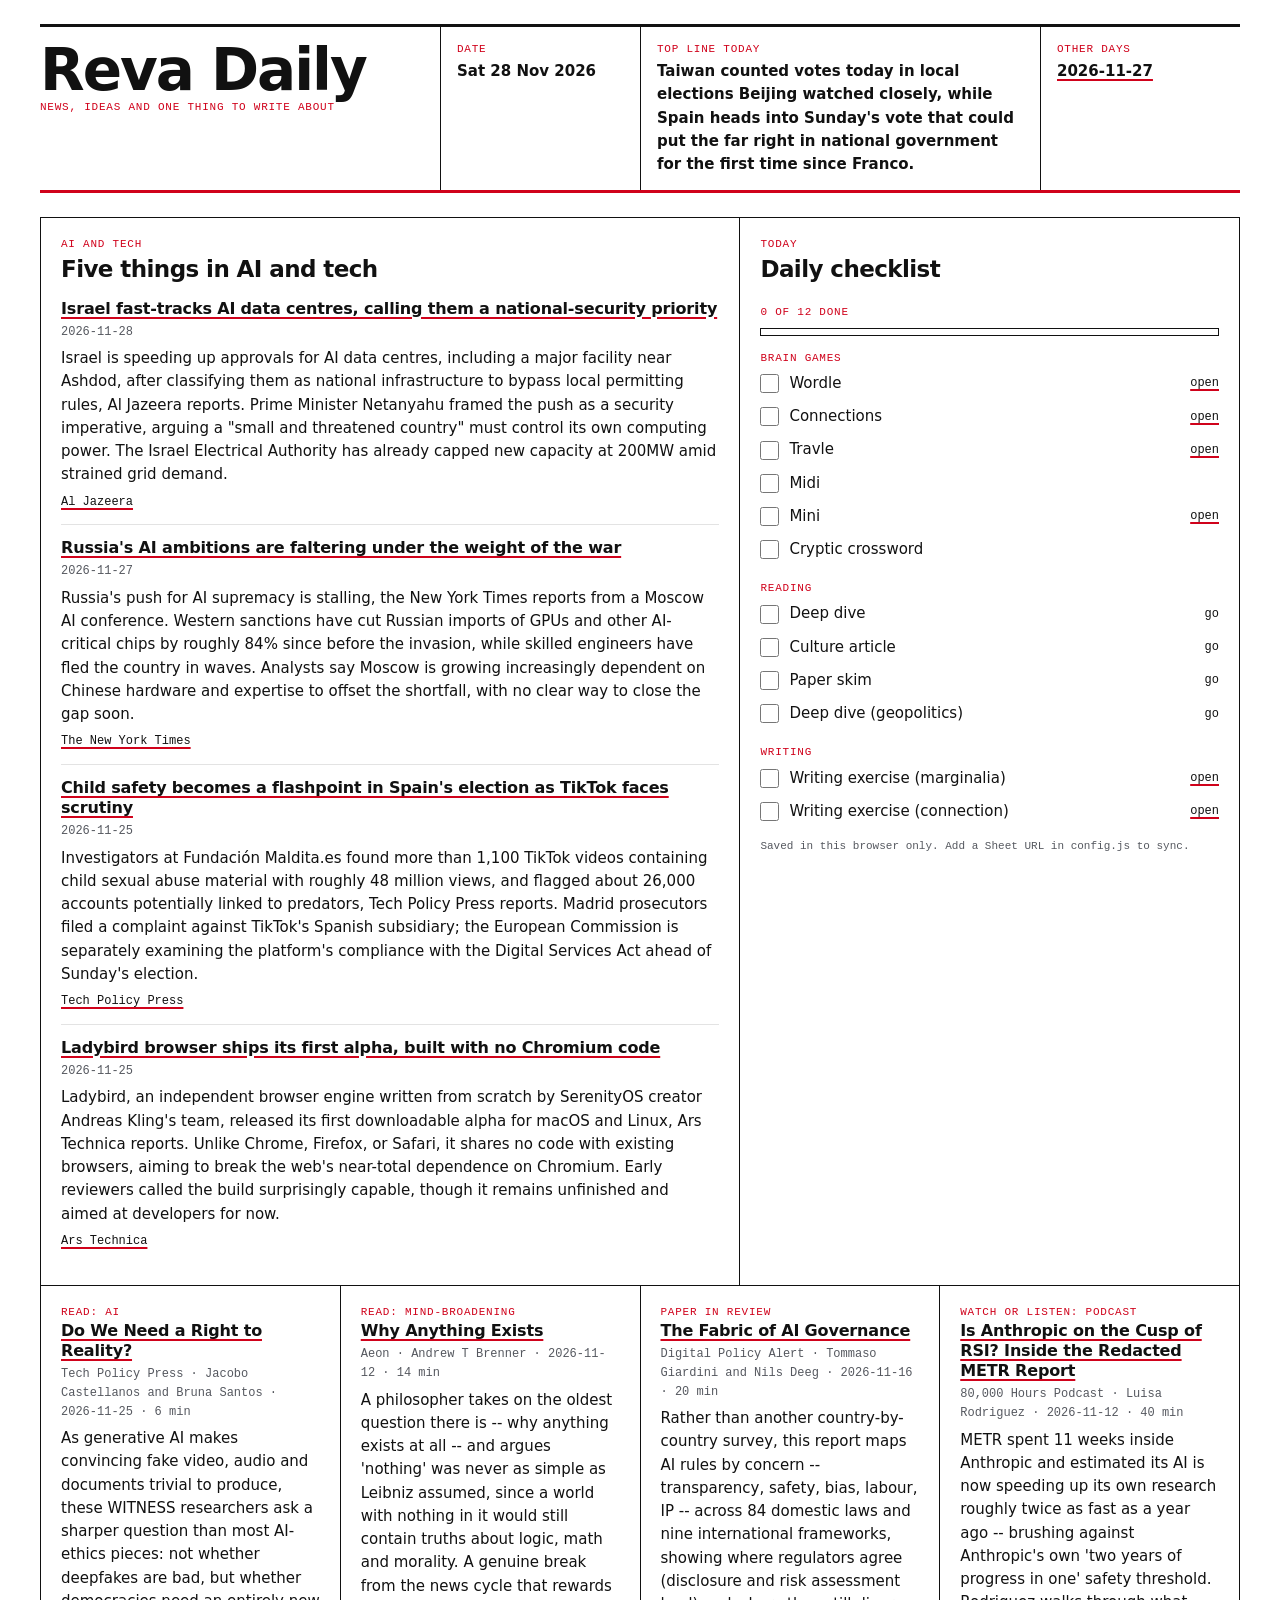
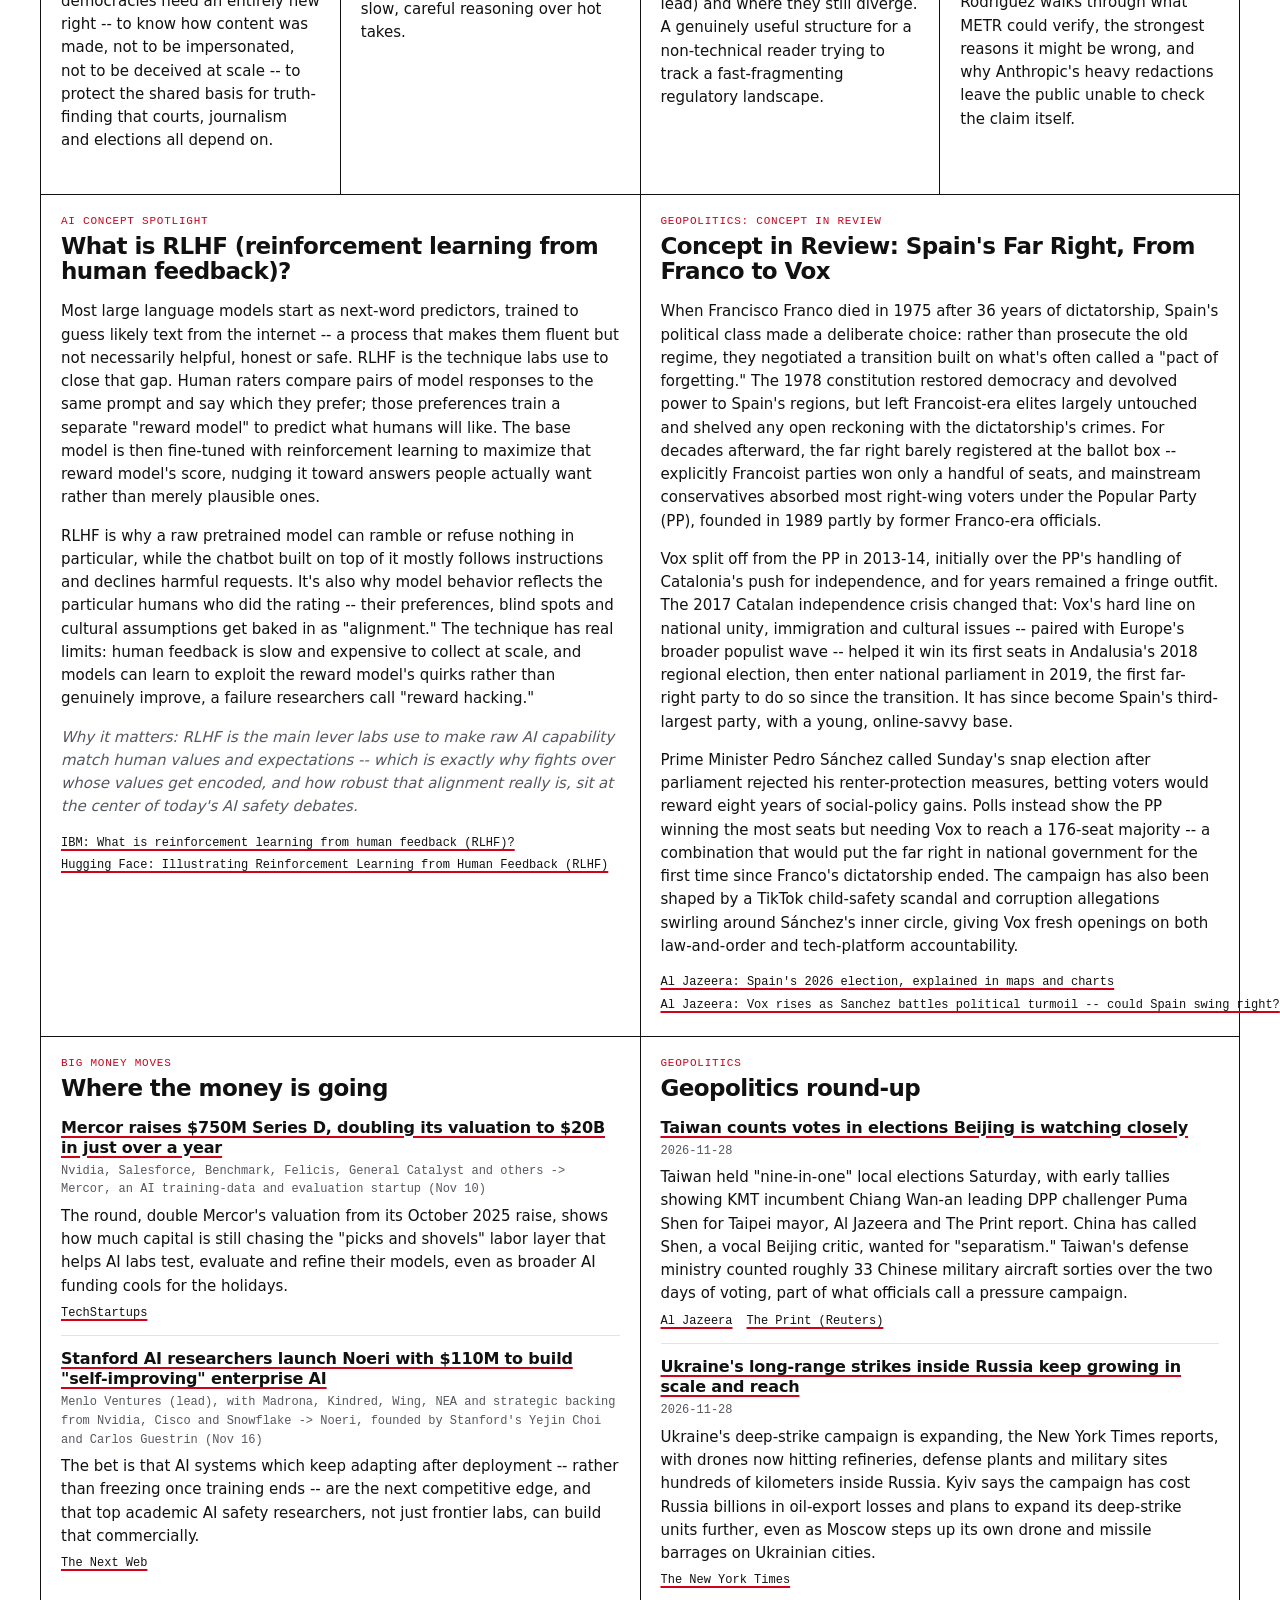
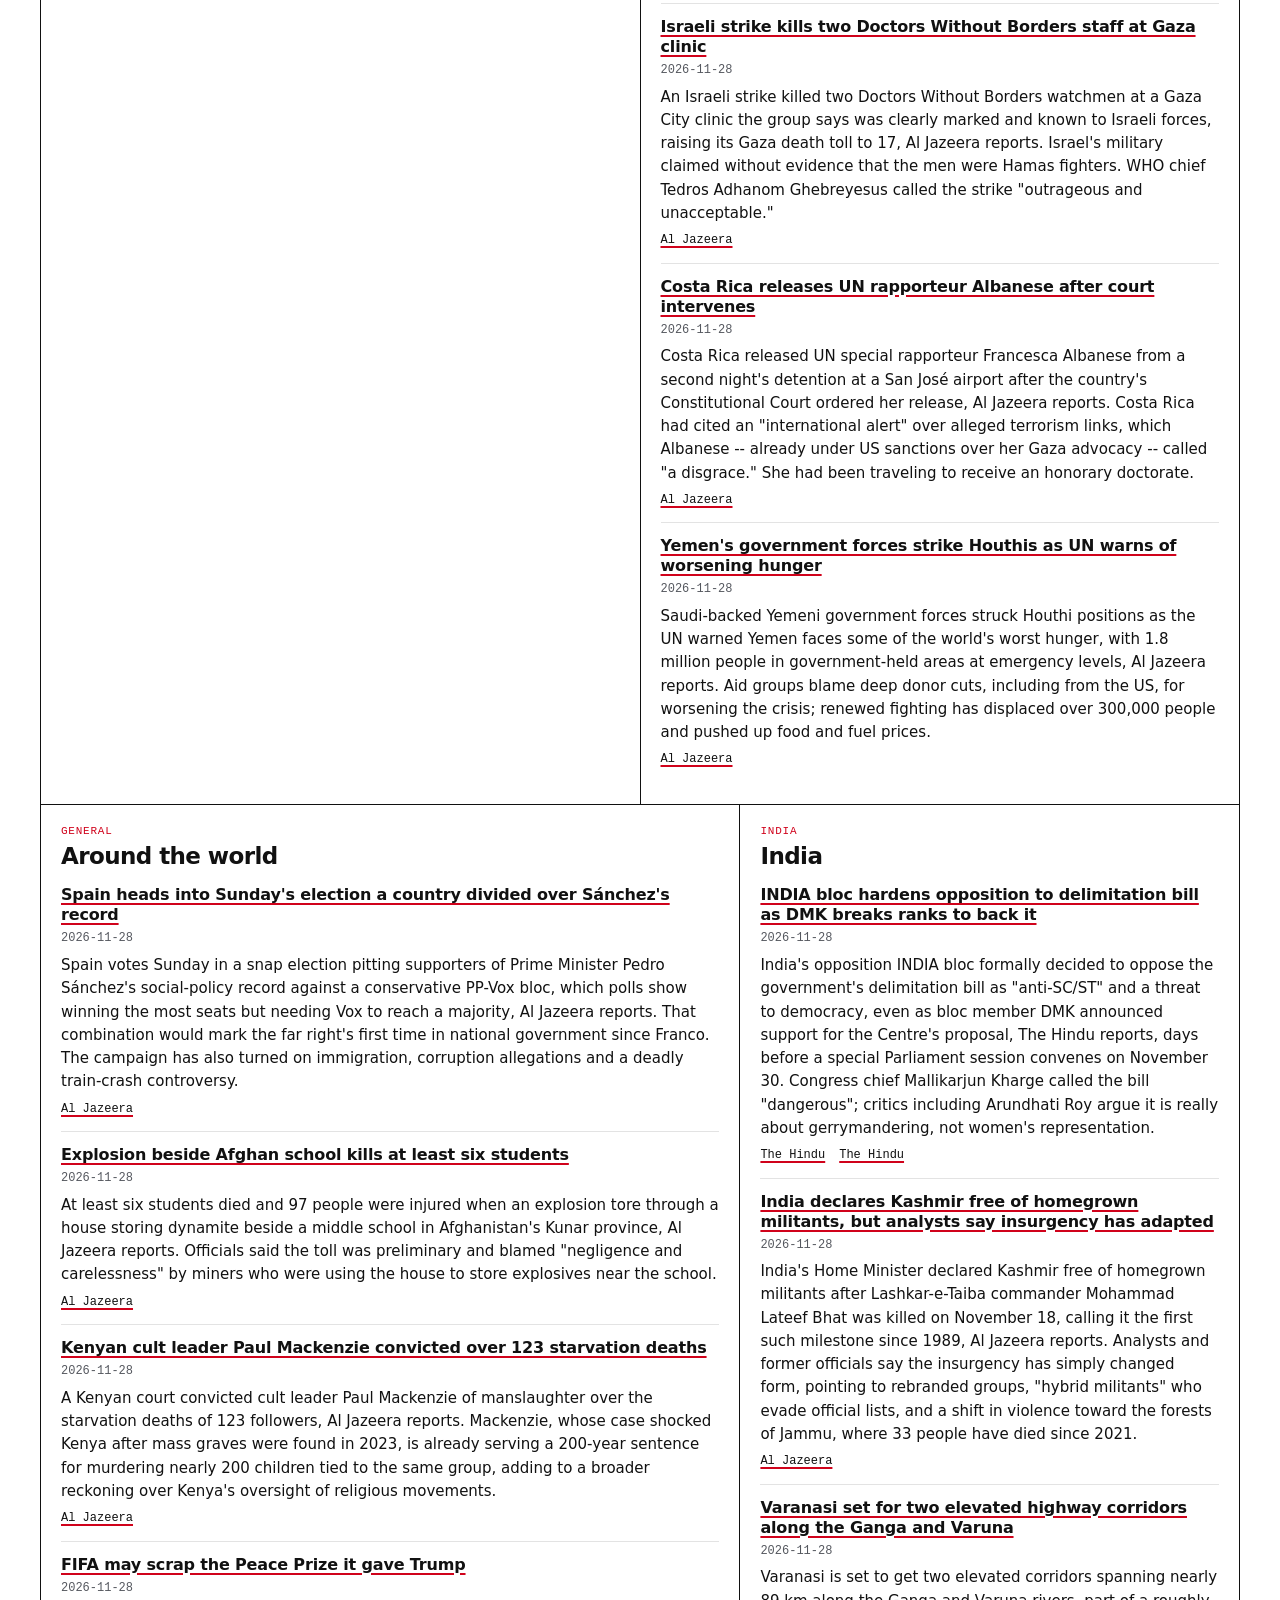
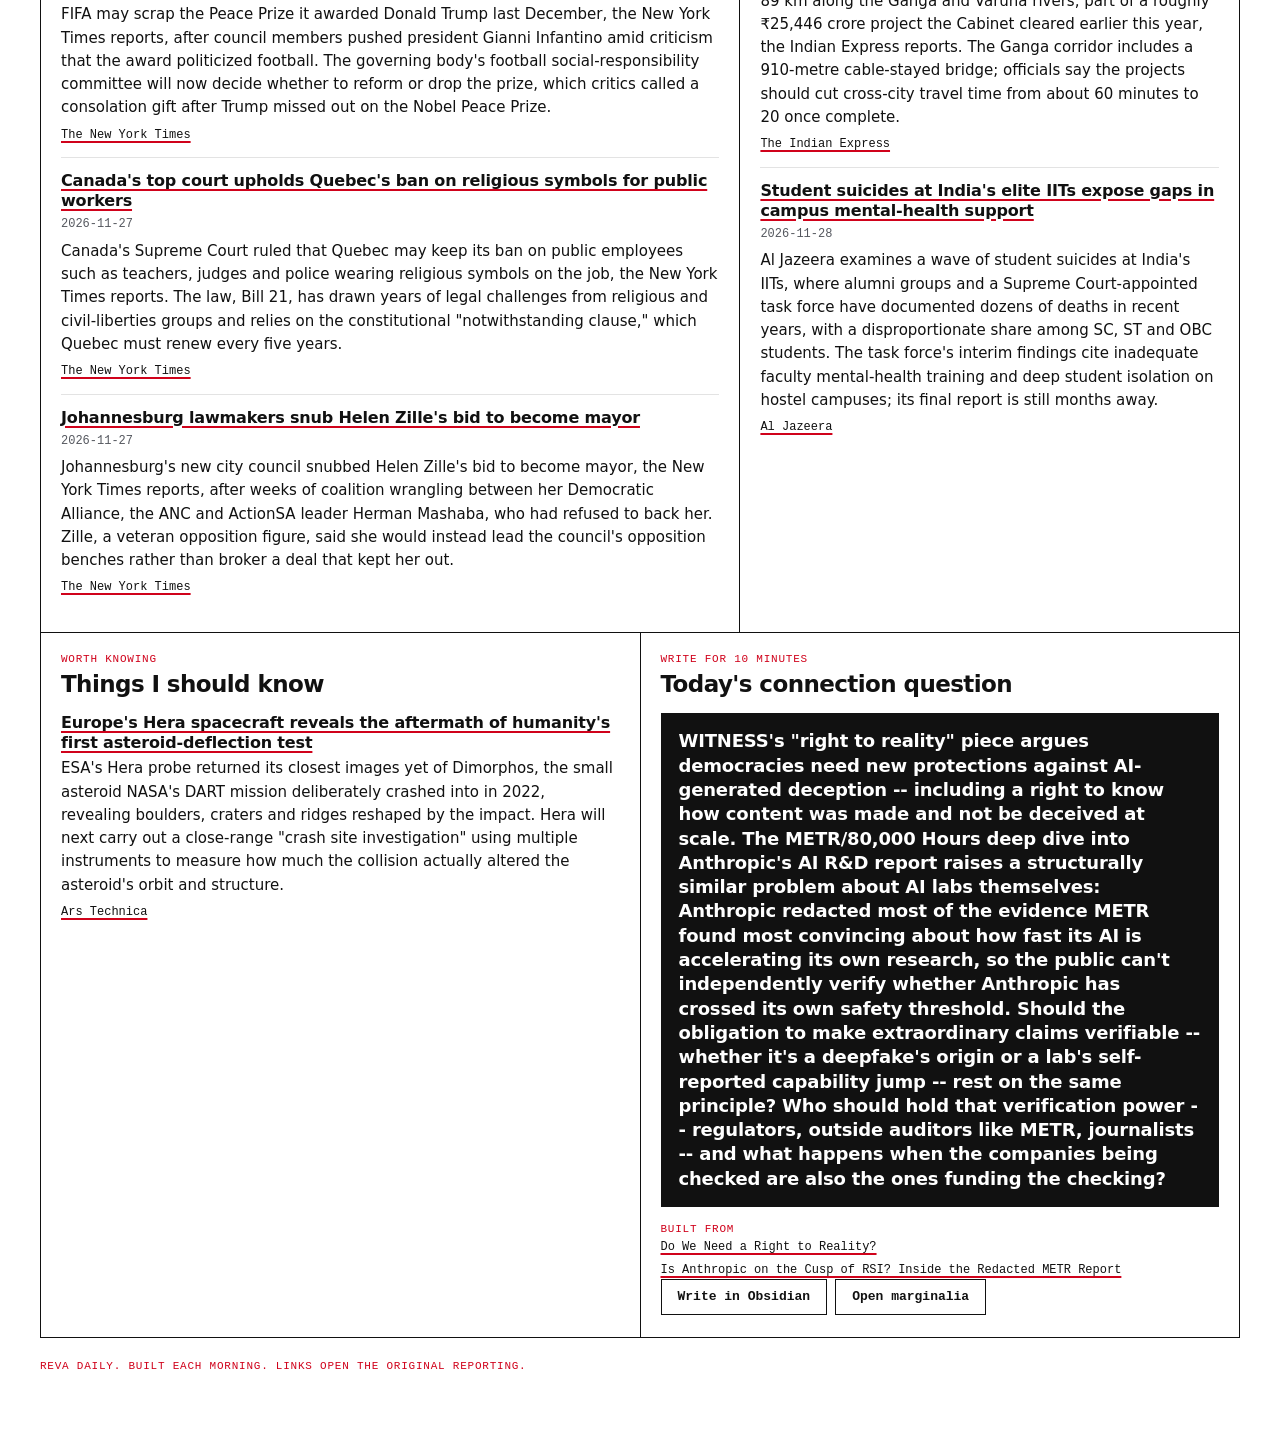
<file: RevaDaily/index.html>
<!doctype html>
<html lang="en">
<head>
<meta charset="utf-8">
<meta name="viewport" content="width=device-width, initial-scale=1">
<meta http-equiv="Content-Security-Policy" content="default-src 'none'; script-src 'self'; style-src 'self'; connect-src 'self' https://script.google.com https://script.googleusercontent.com; img-src 'self' data:; base-uri 'none'; form-action 'none'">
<title>Reva Daily</title>
<link rel="stylesheet" href="assets/css/dashboard.css">
</head>
<body>
<div class="sheet">
  <header class="mast" id="mast">
    <div class="mast-title">
      <h1>Reva Daily</h1>
      <p class="label">News, ideas and one thing to write about</p>
    </div>
    <div class="mast-cell">
      <p class="label">Date</p>
      <p id="mast-date" class="val">Loading</p>
    </div>
    <div class="mast-cell">
      <p class="label">Top line today</p>
      <p id="mast-top" class="val">Loading</p>
    </div>
    <nav class="mast-cell" aria-label="Other days">
      <p class="label">Other days</p>
      <p class="val"><a id="prev-day" href="#" hidden>Earlier</a> <span id="day-note"></span></p>
    </nav>
  </header>

  <main class="grid" id="grid" aria-live="polite">
    <p class="state" id="state">Loading today's edition.</p>
  </main>

  <footer class="foot">
    <p class="label">Reva Daily. Built each morning. Links open the original reporting.</p>
  </footer>
</div>
<script src="assets/js/config.js"></script>
<script src="assets/js/app.js"></script>
</body>
</html>
</file>
<file: RevaDaily/assets/css/dashboard.css>
:root {
  --paper: #ffffff;
  --ink: #111111;
  --ink-soft: #55585f;
  --red: #d0021b;
  --rule: #111111;
  --hair: #e3e3e3;
  --fill: #111111;
  --fill-text: #ffffff;
  --sans: "Helvetica Neue", "Neue Haas Grotesk Text Pro", "SF Pro Display", system-ui, Arial, sans-serif;
  --mono: ui-monospace, "SF Mono", Menlo, Consolas, monospace;
}
@media (prefers-color-scheme: dark) {
  :root:not([data-theme="light"]) {
    --paper: #101012;
    --ink: #f3f3f3;
    --ink-soft: #a9acb3;
    --red: #ff5a64;
    --rule: #f3f3f3;
    --hair: #2d2e33;
    --fill: #f3f3f3;
    --fill-text: #101012;
  }
}
:root[data-theme="dark"] {
  --paper: #101012;
  --ink: #f3f3f3;
  --ink-soft: #a9acb3;
  --red: #ff5a64;
  --rule: #f3f3f3;
  --hair: #2d2e33;
  --fill: #f3f3f3;
  --fill-text: #101012;
}

* { box-sizing: border-box; }
body {
  margin: 0;
  background: var(--paper);
  color: var(--ink);
  font-family: var(--sans);
  font-size: 15px;
  line-height: 1.55;
  -webkit-font-smoothing: antialiased;
}
a { color: var(--ink); text-decoration-color: var(--red); text-decoration-thickness: 2px; text-underline-offset: 3px; }
a:hover { color: var(--red); }
a:focus-visible, button:focus-visible, input:focus-visible { outline: 3px solid var(--red); outline-offset: 2px; }
.sheet { max-width: 1240px; margin: 0 auto; padding: 24px 20px 56px; }

.label {
  margin: 0;
  font-family: var(--mono);
  font-size: 11px;
  letter-spacing: 0.07em;
  text-transform: uppercase;
  color: var(--red);
}
.val { margin: 2px 0 0; font-weight: 600; }

/* masthead: black rule on top, red rule underneath */
.mast {
  display: grid;
  grid-template-columns: 2fr 1fr 2fr 1fr;
  border-top: 3px solid var(--rule);
  border-bottom: 3px solid var(--red);
}
.mast > * { padding: 14px 16px; border-left: 1px solid var(--rule); }
.mast > :first-child { border-left: 0; padding-left: 0; }
.mast h1 {
  margin: 0;
  font-size: clamp(34px, 5vw, 58px);
  line-height: 1;
  font-weight: 800;
  letter-spacing: -0.035em;
}

/* boxes: thin black lines */
.grid {
  display: grid;
  grid-template-columns: repeat(12, 1fr);
  border-left: 1px solid var(--rule);
  border-top: 1px solid var(--rule);
  margin-top: 24px;
}
.box {
  border-right: 1px solid var(--rule);
  border-bottom: 1px solid var(--rule);
  padding: 18px 20px 22px;
  min-width: 0;
}
.box h2 {
  margin: 4px 0 16px;
  font-size: 23px;
  line-height: 1.1;
  font-weight: 800;
  letter-spacing: -0.025em;
}
.span-12 { grid-column: span 12; }
.span-8 { grid-column: span 8; }
.span-7 { grid-column: span 7; }
.span-6 { grid-column: span 6; }
.span-5 { grid-column: span 5; }
.span-4 { grid-column: span 4; }
.span-3 { grid-column: span 3; }

.item { padding: 13px 0; border-top: 1px solid var(--hair); }
.item:first-of-type { border-top: 0; padding-top: 0; }
.item h3 { margin: 0 0 4px; font-size: 16px; line-height: 1.25; font-weight: 700; letter-spacing: -0.01em; }
.item p { margin: 0 0 6px; }
.item .meta { font-family: var(--mono); font-size: 12px; color: var(--ink-soft); }
.srcs { display: flex; flex-wrap: wrap; gap: 4px 14px; font-family: var(--mono); font-size: 12px; }
.srcs a, .srcs span { white-space: nowrap; }
.nolink { color: var(--red); }
.tag {
  display: inline-block;
  font-family: var(--mono);
  font-size: 11px;
  border: 1px solid var(--rule);
  padding: 1px 7px;
  text-decoration: none;
}
.tag:hover { background: var(--red); border-color: var(--red); color: #fff; }
.why { font-style: italic; color: var(--ink-soft); }
.prompt {
  background: var(--fill);
  color: var(--fill-text);
  padding: 16px 18px;
  font-size: 18px;
  line-height: 1.35;
  font-weight: 700;
  letter-spacing: -0.01em;
  margin: 0 0 14px;
}
.btn {
  display: inline-block;
  font-family: var(--mono);
  font-size: 13px;
  font-weight: 700;
  color: var(--ink);
  background: transparent;
  border: 1px solid var(--rule);
  border-radius: 0;
  padding: 7px 16px;
  text-decoration: none;
  cursor: pointer;
}
.btn:hover { background: var(--red); border-color: var(--red); color: #fff; }
.btn-row { display: flex; flex-wrap: wrap; gap: 8px; }

/* checklist */
.check ul { list-style: none; margin: 0 0 8px; padding: 0; }
.check .label { margin-top: 14px; }
.check li { display: flex; align-items: center; gap: 10px; padding: 5px 0; }
.check input[type="checkbox"] { width: 19px; height: 19px; margin: 0; accent-color: var(--red); flex-shrink: 0; }
.check label { flex: 1; cursor: pointer; }
.check .go { font-family: var(--mono); font-size: 12px; }
.bar { height: 8px; border: 1px solid var(--rule); margin: 6px 0 2px; }
.bar > i { display: block; height: 100%; background: var(--red); width: 0; }
.sync { font-family: var(--mono); font-size: 11px; color: var(--ink-soft); margin: 10px 0 0; }

.state { padding: 24px; grid-column: span 12; border-right: 1px solid var(--rule); border-bottom: 1px solid var(--rule); margin: 0; }
.foot { margin-top: 20px; }

@media (max-width: 900px) {
  .mast { grid-template-columns: 1fr 1fr; }
  .mast > :nth-child(odd) { border-left: 0; padding-left: 0; }
  .mast > :nth-child(n+3) { border-top: 1px solid var(--rule); }
  .mast-title { grid-column: span 2; border-left: 0 !important; }
  .span-8, .span-7, .span-6, .span-5, .span-4, .span-3 { grid-column: span 12; }
}
@media (prefers-reduced-motion: reduce) { * { scroll-behavior: auto !important; } }
</file>
